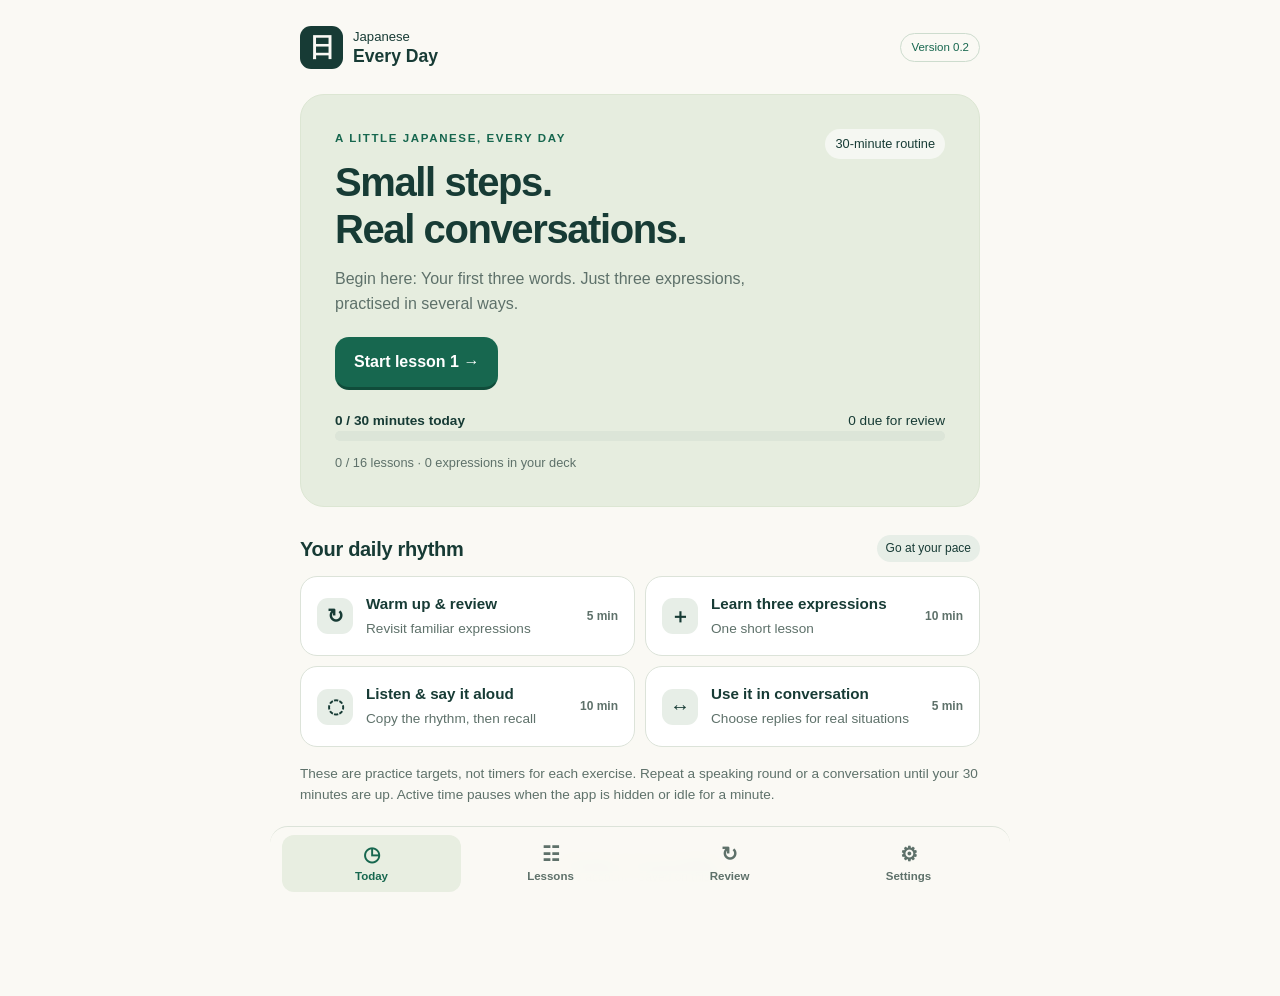
<file: index.html>
<!doctype html>
<html lang="en">
<head>
  <meta charset="utf-8">
  <meta name="viewport" content="width=device-width,initial-scale=1,viewport-fit=cover">
  <meta name="theme-color" content="#173b35">
  <meta name="apple-mobile-web-app-capable" content="yes">
  <meta name="apple-mobile-web-app-status-bar-style" content="default">
  <meta name="apple-mobile-web-app-title" content="Japanese">
  <meta name="description" content="Small Japanese lessons for real conversations. Free, private, and paced for beginners.">
  <meta name="app-version" content="0.2">
  <link rel="manifest" href="./manifest.webmanifest">
  <link rel="icon" href="./assets/icon.svg" type="image/svg+xml">
  <link rel="apple-touch-icon" href="./assets/apple-touch-icon.png">
  <link rel="stylesheet" href="./styles.css?v=0.2.0">
  <title>Japanese Every Day · Version 0.2</title>
  <script defer src="./curriculum.js?v=0.2.0"></script>
  <script defer src="./engine.js?v=0.2.0"></script>
  <script defer src="./app.js?v=0.2.0"></script>
</head>
<body>
  <a class="skip" href="#main">Skip to practice</a>
  <div class="app-shell">
    <header class="masthead">
      <a class="brand" href="./" aria-label="Japanese Every Day home"><span class="brand-mark" lang="ja">日</span><span>Japanese <strong>Every Day</strong></span></a>
      <span class="version">Version 0.2</span>
    </header>
    <div id="notice" class="notice" role="status" hidden></div>
    <main id="main" tabindex="-1"><section class="panel"><h1>Let’s learn a little Japanese.</h1><p>Loading your lessons…</p></section></main>
    <noscript><section class="panel">JavaScript is needed for lessons and saved progress. Enable JavaScript in Safari, then reopen this page.</section></noscript>
    <nav class="bottom-nav" aria-label="Main navigation">
      <button data-nav="today" aria-current="page"><span aria-hidden="true">◷</span>Today</button>
      <button data-nav="path"><span aria-hidden="true">☷</span>Lessons</button>
      <button data-nav="review"><span aria-hidden="true">↻</span>Review</button>
      <button data-nav="settings"><span aria-hidden="true">⚙</span>Settings</button>
    </nav>
    <footer>Small steps. Real conversations.<br>Free · No account · Saved on this device</footer>
  </div>
</body>
</html>
</file>
<file: styles.css>
:root{color-scheme:light;--ink:#173b35;--muted:#5e716a;--green:#17674f;--light:#e7eee7;--paper:#faf9f4;--border:#dce3d9;--gold:#dcad58;--red:#a03d36;--shadow:0 8px 30px #173b3509;font:16px/1.55 -apple-system,BlinkMacSystemFont,"Segoe UI",sans-serif}*{box-sizing:border-box}body{margin:0;color:var(--ink);background:var(--paper)}button,input,select{font:inherit}button,a,input{touch-action:manipulation}button{cursor:pointer;color:inherit}button{min-height:48px;border:1px solid transparent;border-radius:14px;padding:12px 18px;font-weight:650;background:var(--light)}button:hover{filter:brightness(.97)}button:disabled{cursor:default;opacity:.5}button:focus-visible,a:focus-visible,input:focus-visible{outline:3px solid var(--gold);outline-offset:3px}.primary{background:var(--green);color:#fff;border-bottom:3px solid #104c3a}.secondary{background:#fff;border-color:var(--border)}.text-button{background:transparent;color:var(--green);padding:8px;min-height:44px;font-size:.9rem}.full{width:100%}a{color:var(--green)}h1,h2,h3,p{margin-top:0}h1{font-size:clamp(1.85rem,5.6vw,2.5rem);line-height:1.18;letter-spacing:-.035em;margin-bottom:14px}h2{font-size:1.25rem;line-height:1.3;letter-spacing:-.015em;margin-bottom:10px}h3{font-size:1rem;margin-bottom:7px}p{margin-bottom:16px}small,.small{font-size:.85rem}.muted{color:var(--muted)}.eyebrow{font-size:.72rem;text-transform:uppercase;letter-spacing:.14em;font-weight:750;color:var(--green);margin-bottom:10px}.app-shell{max-width:740px;margin:auto;padding:0 24px}.masthead{display:flex;align-items:center;justify-content:space-between;gap:10px;padding:26px 0 25px}.brand{display:flex;align-items:center;gap:10px;text-decoration:none;font-size:.82rem;line-height:1.3;color:var(--ink)}.brand strong{display:block;font-size:1.1rem}.brand-mark{display:grid;place-items:center;background:var(--ink);color:var(--paper);border-radius:11px;height:43px;width:43px;font-size:1.6rem;font-weight:600}.version{font-size:.72rem;white-space:nowrap;color:var(--green);border:1px solid #cddcce;border-radius:20px;padding:5px 10px}main{outline:0;min-height:55vh}.hero{padding:28px;border-radius:24px;background:#e6eddf;position:relative;overflow:hidden;border:1px solid #dce6d3}.hero p{max-width:440px}.hero .primary{margin-top:4px}.hero-top{display:flex;justify-content:space-between;align-items:center;gap:10px}.stamp{font-size:.8rem;border-radius:20px;padding:5px 10px;background:#fff9;white-space:nowrap}.panel{padding:24px;background:#fff;border:1px solid var(--border);border-radius:20px;margin:18px 0;box-shadow:var(--shadow)}.section-heading{display:flex;align-items:center;justify-content:space-between;gap:12px;margin:28px 0 14px}.section-heading h2{margin:0}.pill{padding:4px 9px;border-radius:20px;font-size:.75rem;background:var(--light);white-space:nowrap}progress{display:block;width:100%;height:10px;appearance:none;border:0;border-radius:10px;overflow:hidden;background:#dde5d9;accent-color:var(--green)}progress::-webkit-progress-bar{background:#dce5d8;border-radius:10px}progress::-webkit-progress-value{background:var(--green);border-radius:10px}progress::-moz-progress-bar{background:var(--green);border-radius:10px}.daily-meter{margin:20px 0 5px}.between{display:flex;justify-content:space-between;gap:12px;align-items:center}.routine{display:grid;gap:10px}.routine-item{display:flex;align-items:center;gap:13px;width:100%;text-align:left;background:#fff;border:1px solid var(--border);padding:15px 16px;border-radius:17px}.routine-item strong{display:block;font-size:.95rem}.routine-item small{font-weight:400;color:var(--muted)}.routine-icon{flex-shrink:0;width:36px;height:36px;display:grid;place-items:center;background:var(--light);border-radius:11px;font-size:1.25rem}.routine-copy{flex:1}.time{font-size:.75rem;white-space:nowrap;color:var(--muted)}.unit{margin-top:28px}.unit-heading{display:flex;gap:12px;align-items:center;margin-bottom:12px}.unit-number{width:34px;height:34px;border:1px solid var(--border);border-radius:50%;display:grid;place-items:center;font-size:.85rem}.unit-heading h2{margin:0}.lesson-row{display:flex;align-items:center;gap:14px;text-align:left;width:100%;margin:9px 0;border:1px solid var(--border);background:#fff;padding:17px}.lesson-row.current{border:2px solid var(--green);background:#f1f6ed}.lesson-row:disabled{opacity:.65}.lesson-number{height:34px;width:34px;flex-shrink:0;display:grid;place-items:center;border-radius:50%;background:var(--light);font-size:.8rem}.lesson-row strong{display:block}.lesson-row small{display:block;font-weight:400;color:var(--muted)}.row-end{margin-left:auto;font-size:1.1rem}.session-top{display:flex;align-items:center;gap:13px;margin:5px 0 20px}.session-top progress{flex:1}.session-top small{white-space:nowrap}.exercise{background:#fff;border:1px solid var(--border);border-radius:24px;padding:28px;min-height:390px;margin:18px 0}.exercise h1{font-size:1.65rem;line-height:1.3}.jp{font-size:clamp(1.7rem,6vw,2.4rem);line-height:1.65;font-weight:650;overflow-wrap:anywhere;letter-spacing:.02em}.romaji{color:var(--green);margin:8px 0}.translation{font-size:1.1rem;font-weight:650;margin:13px 0}.phrase-note{font-size:.9rem;color:var(--muted);border-left:3px solid var(--gold);padding-left:13px;margin:20px 0}.audio-row{display:flex;flex-wrap:wrap;gap:8px;margin:20px 0 10px}.audio-status{font-size:.8rem;min-height:1.4em;color:var(--muted)}.choices{display:grid;gap:10px;margin-top:22px}.choice{border:1px solid var(--border);border-bottom-width:3px;background:#fff;text-align:left;width:100%;font-weight:550}.choice:hover{background:#f1f6ed}.choice.correct{background:#e5f2e5;border-color:#61975f}.choice.wrong{background:#fff0ed;border-color:#c87a6c}.choice .romaji{font-size:.85rem;margin:3px 0 0}.feedback{border-radius:14px;padding:16px;margin:16px 0;background:#edf5e9}.feedback.retry{background:#fff4e7}.feedback p{margin:4px 0 0}.action-row{display:flex;flex-wrap:wrap;gap:10px;margin-top:20px}.action-row button{flex:1}.recall-input{display:block;width:100%;padding:15px;border:1px solid #a8b8ad;border-radius:12px;margin:8px 0 14px;font-size:1rem;background:#fff;color:var(--ink)}.reveal{padding:18px;background:#f4f6ef;border-radius:14px;margin-top:16px}.grade-row{display:grid;grid-template-columns:repeat(3,1fr);gap:8px;margin-top:16px}.grade-row button{font-size:.85rem;padding:12px 4px}.grade-row small{font-size:.68rem;display:block;font-weight:400}.scene{font-size:1.05rem;padding:20px;background:#f0f3eb;border-radius:16px;line-height:1.6}.speak-symbol{width:84px;height:84px;background:#eaf0e4;border-radius:50%;display:grid;place-items:center;font-size:2.2rem;margin:20px auto}.center{text-align:center}.complete-mark{width:64px;height:64px;border-radius:50%;background:var(--light);display:grid;place-items:center;margin:0 auto 20px;font-size:2rem}.summary-grid{display:flex;gap:12px;justify-content:center;margin:20px 0}.summary-grid div{border:1px solid var(--border);border-radius:14px;padding:14px;min-width:100px}.summary-grid strong{display:block;font-size:1.4rem}.word-row{border-top:1px solid var(--border);padding:16px 0}.word-row:first-child{border-top:0}.word-row .jp{font-size:1.25rem}.word-row p{margin:4px 0}.word-row button{font-size:.8rem;padding:8px 12px;min-height:42px}.setting-row{display:flex;gap:15px;align-items:center;justify-content:space-between;padding:12px 0}.setting-row input{width:24px;height:24px;accent-color:var(--green)}.notice{padding:14px 18px;border:1px solid #d5bb89;background:#fff5dc;color:#664e24;border-radius:14px;margin-bottom:18px;font-size:.9rem}.bottom-nav{position:fixed;bottom:0;left:50%;transform:translateX(-50%);width:min(100%,740px);z-index:5;display:grid;grid-template-columns:repeat(4,1fr);padding:8px 12px calc(8px + env(safe-area-inset-bottom));background:#faf9f4f5;border-top:1px solid var(--border);backdrop-filter:blur(12px)}.bottom-nav button{background:transparent;border-radius:12px;display:grid;place-items:center;gap:1px;font-size:.72rem;padding:5px;min-height:54px;color:var(--muted)}.bottom-nav button span{font-size:1.25rem;line-height:1.3}.bottom-nav button[aria-current=page]{color:var(--green);background:#e8eee1}footer{text-align:center;font-size:.75rem;color:var(--muted);padding:28px 0 calc(110px + env(safe-area-inset-bottom))}.skip{position:fixed;left:10px;top:-100px;background:#fff;padding:10px;z-index:20}.skip:focus{top:10px}[hidden]{display:none!important}.import-preview{border:1px solid var(--gold);border-radius:14px;padding:18px;margin-top:16px}.stack{display:grid;gap:10px}.checklist{padding-left:20px;font-size:.9rem;color:var(--muted)}.checklist li{margin:8px 0}.locked-note{margin-bottom:20px}.stats-line{font-size:.8rem;margin:12px 0 0;color:var(--muted)}
@media(min-width:640px){.routine{grid-template-columns:1fr 1fr}.hero{padding:34px}.exercise{padding:35px}.bottom-nav{border-radius:18px 18px 0 0}.app-shell{padding:0 30px}}
@media(max-width:380px){.app-shell{padding:0 15px}.exercise,.panel,.hero{padding:21px}.version{font-size:.65rem;padding:4px 7px}.brand{gap:7px}.grade-row button{font-size:.75rem}.brand strong{font-size:1rem}}
@media(prefers-reduced-motion:no-preference){.primary,.choice{transition:background .15s,transform .15s}.primary:active,.choice:active{transform:translateY(1px)}}
</file>
